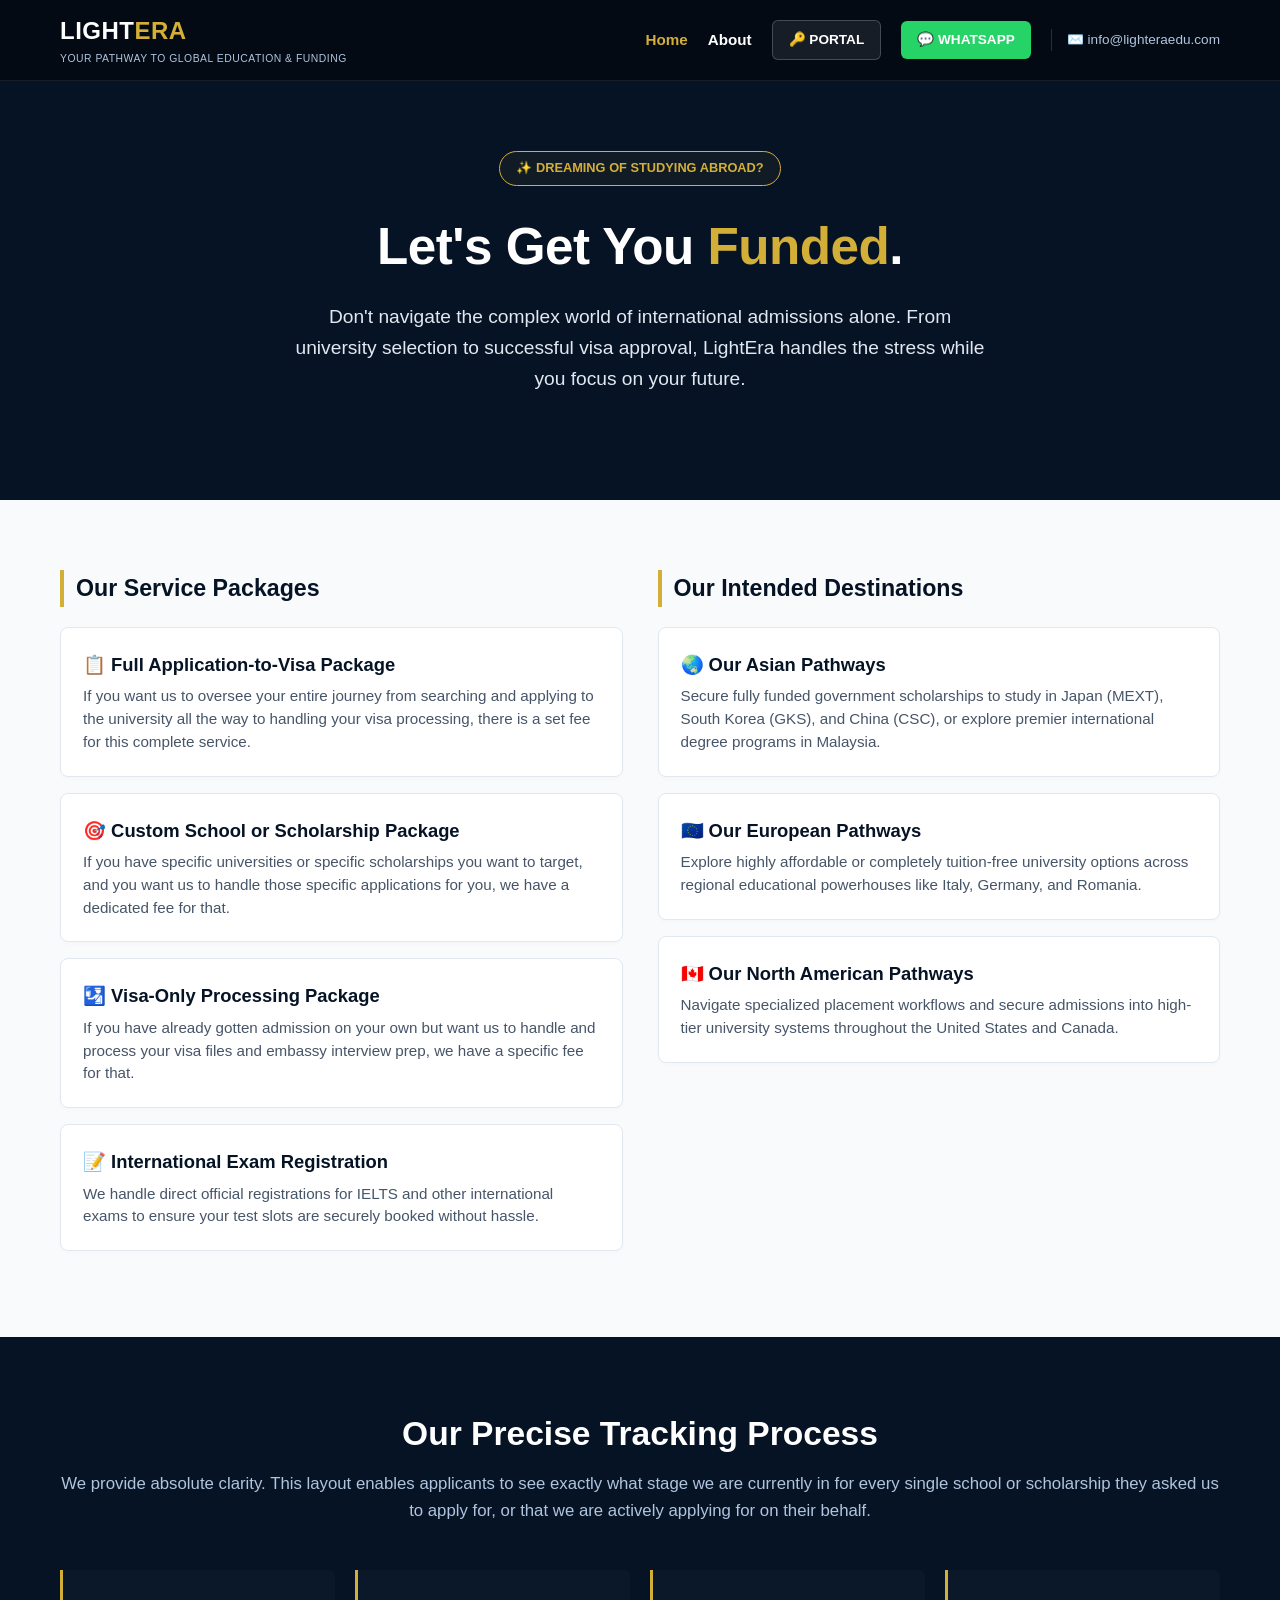
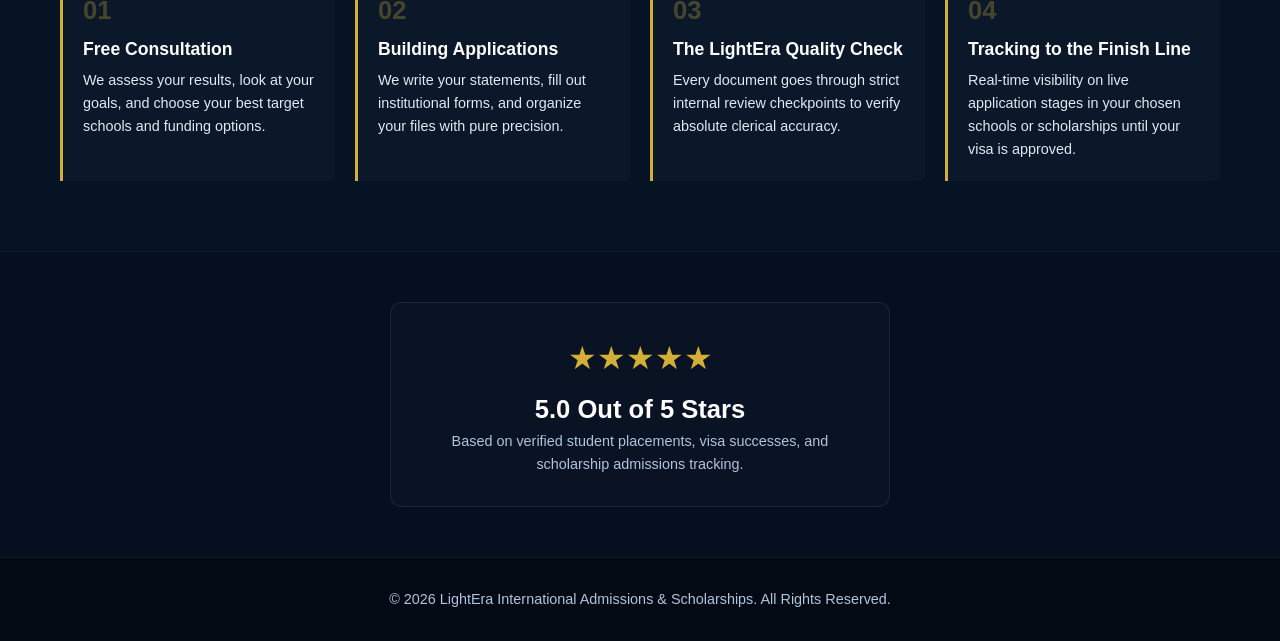
<file: index.html>
<!DOCTYPE html>
<html lang="en">
<head>
    <meta charset="UTF-8">
    <meta name="viewport" content="width=device-width, initial-scale=1.0">
    <title>LightEra International Admissions & Scholarships</title>
    <link rel="stylesheet" href="style.css">
</head>
<body>

    <!-- Redesigned High-Efficiency Navigation Bar -->
    <nav class="main-navbar">
        <div class="container">
            <div class="brand-block">
                <a href="index.html" class="brand-logo">LIGHT<span>ERA</span></a>
                <span class="brand-tagline">Your Pathway to Global Education & Funding</span>
            </div>
            <div class="nav-right-group">
                <ul class="nav-links">
                    <li><a href="index.html" class="active">Home</a></li>
                    <li><a href="about.html">About</a></li>
                </ul>
                <!-- Icon + Text Portal Badge for Mobile Alignment, Standard Layout on Desktop -->
                <a href="portal.html" class="nav-action-btn btn-portal">🔑 Portal</a>
                <a href="https://wa.me/2347073802685" target="_blank" class="nav-action-btn btn-whatsapp">💬 WhatsApp</a>
                <a href="mailto:info@lighteraedu.com" class="nav-email-text">✉️ info@lighteraedu.com</a>
            </div>
        </div>
    </nav>

    <!-- Clean Header Focus Layer -->
    <section class="hero-section">
        <div class="container">
            <div class="promo-pill">✨ Dreaming of Studying Abroad?</div>
            <h1>Let's Get You <span>Funded</span>.</h1>
            <p class="hero-subtitle">Don't navigate the complex world of international admissions alone. From university selection to successful visa approval, LightEra handles the stress while you focus on your future.</p>
        </div>
    </section>

    <!-- Core Offerings & Destinations Layer (Soft White Grid Accent) -->
    <section class="content-block-light">
        <div class="container">
            <div class="dual-layout-grid">
                
                <!-- Core Packages Module Group -->
                <div class="layout-column">
                    <h3>Our Service Packages</h3>
                    
                    <div class="info-card">
                        <h4>📋 Full Application-to-Visa Package</h4>
                        <p>If you want us to oversee your entire journey from searching and applying to the university all the way to handling your visa processing, there is a set fee for this complete service.</p>
                    </div>

                    <div class="info-card">
                        <h4>🎯 Custom School or Scholarship Package</h4>
                        <p>If you have specific universities or specific scholarships you want to target, and you want us to handle those specific applications for you, we have a dedicated fee for that.</p>
                    </div>

                    <div class="info-card">
                        <h4>🛂 Visa-Only Processing Package</h4>
                        <p>If you have already gotten admission on your own but want us to handle and process your visa files and embassy interview prep, we have a specific fee for that.</p>
                    </div>

                    <div class="info-card">
                        <h4>📝 International Exam Registration</h4>
                        <p>We handle direct official registrations for IELTS and other international exams to ensure your test slots are securely booked without hassle.</p>
                    </div>
                </div>

                <!-- Custom Travel Channels Group -->
                <div class="layout-column">
                    <h3>Our Intended Destinations</h3>
                    
                    <div class="info-card">
                        <h4>🌏 Our Asian Pathways</h4>
                        <p>Secure fully funded government scholarships to study in Japan (MEXT), South Korea (GKS), and China (CSC), or explore premier international degree programs in Malaysia.</p>
                    </div>

                    <div class="info-card">
                        <h4>🇪🇺 Our European Pathways</h4>
                        <p>Explore highly affordable or completely tuition-free university options across regional educational powerhouses like Italy, Germany, and Romania.</p>
                    </div>

                    <div class="info-card">
                        <h4>🇨🇦 Our North American Pathways</h4>
                        <p>Navigate specialized placement workflows and secure admissions into high-tier university systems throughout the United States and Canada.</p>
                    </div>
                </div>

            </div>
        </div>
    </section>

    <!-- Internal Application Stage Tracking Pipeline -->
    <section class="content-block-dark">
        <div class="container">
            <div class="section-title-block">
                <h2>Our Precise Tracking Process</h2>
                <p>We provide absolute clarity. This layout enables applicants to see exactly what stage we are currently in for every single school or scholarship they asked us to apply for, or that we are actively applying for on their behalf.</p>
            </div>
            
            <div class="tracking-timeline">
                <div class="timeline-box">
                    <div class="step-num">01</div>
                    <h4>Free Consultation</h4>
                    <p>We assess your results, look at your goals, and choose your best target schools and funding options.</p>
                </div>
                <div class="timeline-box">
                    <div class="step-num">02</div>
                    <h4>Building Applications</h4>
                    <p>We write your statements, fill out institutional forms, and organize your files with pure precision.</p>
                </div>
                <div class="timeline-box">
                    <div class="step-num">03</div>
                    <h4>The LightEra Quality Check</h4>
                    <p>Every document goes through strict internal review checkpoints to verify absolute clerical accuracy.</p>
                </div>
                <div class="timeline-box">
                    <div class="step-num">04</div>
                    <h4>Tracking to the Finish Line</h4>
                    <p>Real-time visibility on live application stages in your chosen schools or scholarships until your visa is approved.</p>
                </div>
            </div>
        </div>
    </section>

    <!-- Verified Performance Widget Block -->
    <section class="reviews-summary-section">
        <div class="container">
            <div class="rating-widget">
                <div class="stars">★★★★★</div>
                <div class="rating-score">5.0 Out of 5 Stars</div>
                <p class="rating-count">Based on verified student placements, visa successes, and scholarship admissions tracking.</p>
            </div>
        </div>
    </section>

    <footer>
        <div class="container">
            <p>&copy; 2026 LightEra International Admissions & Scholarships. All Rights Reserved.</p>
        </div>
    </footer>

</body>
</html>
</file>
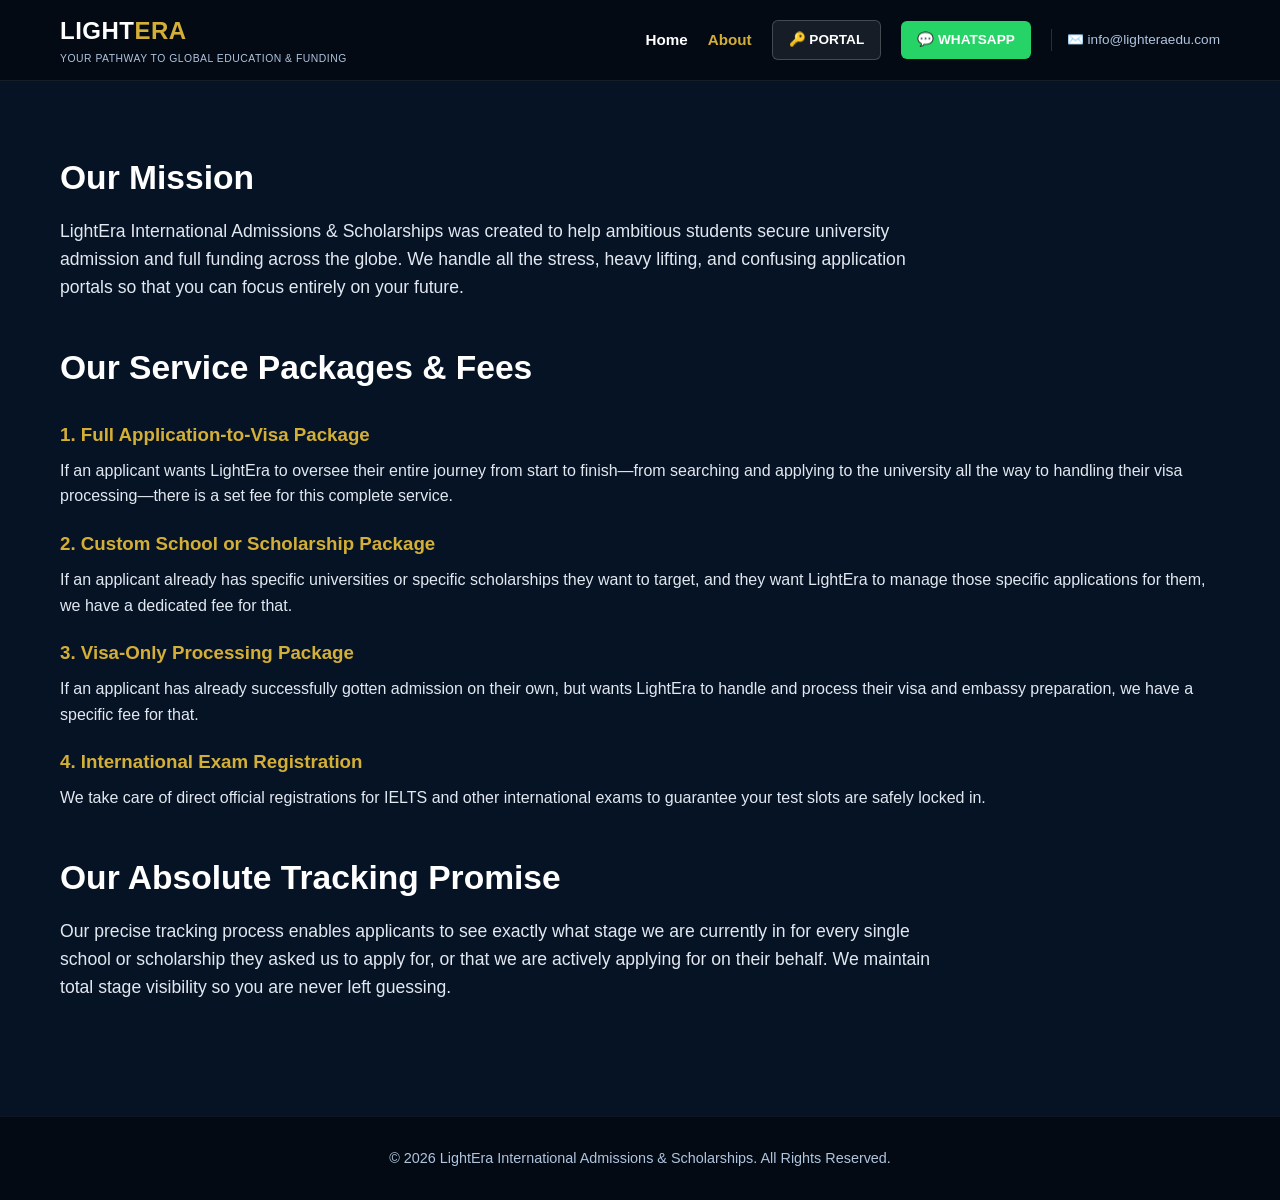
<file: about.html>
<!DOCTYPE html>
<html lang="en">
<head>
    <meta charset="UTF-8">
    <meta name="viewport" content="width=device-width, initial-scale=1.0">
    <title>About Us | LightEra</title>
    <link rel="stylesheet" href="style.css">
</head>
<body>

    <nav class="main-navbar">
        <div class="container">
            <div class="brand-block">
                <a href="index.html" class="brand-logo">LIGHT<span>ERA</span></a>
                <span class="brand-tagline">Your Pathway to Global Education & Funding</span>
            </div>
            <div class="nav-right-group">
                <ul class="nav-links">
                    <li><a href="index.html">Home</a></li>
                    <li><a href="about.html" class="active">About</a></li>
                </ul>
                <a href="portal.html" class="nav-action-btn btn-portal">🔑 Portal</a>
                <a href="https://wa.me/2347073802685" target="_blank" class="nav-action-btn btn-whatsapp">💬 WhatsApp</a>
                <a href="mailto:info@lighteraedu.com" class="nav-email-text">✉️ info@lighteraedu.com</a>
            </div>
        </div>
    </nav>

    <main class="content-block-dark">
        <div class="container">
            <div class="section-title-block" style="text-align: left; margin-bottom: 40px;">
                <h2>Our Mission</h2>
                <p style="margin-top: 12px; font-size: 1.1rem; color: var(--text-light); max-width: 900px;">LightEra International Admissions & Scholarships was created to help ambitious students secure university admission and full funding across the globe. We handle all the stress, heavy lifting, and confusing application portals so that you can focus entirely on your future.</p>
            </div>

            <div class="section-title-block" style="text-align: left; margin-bottom: 25px;">
                <h2>Our Service Packages & Fees</h2>
            </div>
            
            <div style="margin-bottom: 40px;">
                <h3 style="color: var(--gold-primary); margin-bottom: 8px;">1. Full Application-to-Visa Package</h3>
                <p style="color: var(--text-light); margin-bottom: 20px;">If an applicant wants LightEra to oversee their entire journey from start to finish—from searching and applying to the university all the way to handling their visa processing—there is a set fee for this complete service.</p>

                <h3 style="color: var(--gold-primary); margin-bottom: 8px;">2. Custom School or Scholarship Package</h3>
                <p style="color: var(--text-light); margin-bottom: 20px;">If an applicant already has specific universities or specific scholarships they want to target, and they want LightEra to manage those specific applications for them, we have a dedicated fee for that.</p>

                <h3 style="color: var(--gold-primary); margin-bottom: 8px;">3. Visa-Only Processing Package</h3>
                <p style="color: var(--text-light); margin-bottom: 20px;">If an applicant has already successfully gotten admission on their own, but wants LightEra to handle and process their visa and embassy preparation, we have a specific fee for that.</p>

                <h3 style="color: var(--gold-primary); margin-bottom: 8px;">4. International Exam Registration</h3>
                <p style="color: var(--text-light); margin-bottom: 20px;">We take care of direct official registrations for IELTS and other international exams to guarantee your test slots are safely locked in.</p>
            </div>

            <div class="section-title-block" style="text-align: left; margin-top: 40px;">
                <h2>Our Absolute Tracking Promise</h2>
                <p style="margin-top: 12px; font-size: 1.1rem; color: var(--text-light); max-width: 900px;">Our precise tracking process enables applicants to see exactly what stage we are currently in for every single school or scholarship they asked us to apply for, or that we are actively applying for on their behalf. We maintain total stage visibility so you are never left guessing.</p>
            </div>
        </div>
    </main>

    <footer>
        <div class="container">
            <p>&copy; 2026 LightEra International Admissions & Scholarships. All Rights Reserved.</p>
        </div>
    </footer>

</body>
</html>
</file>
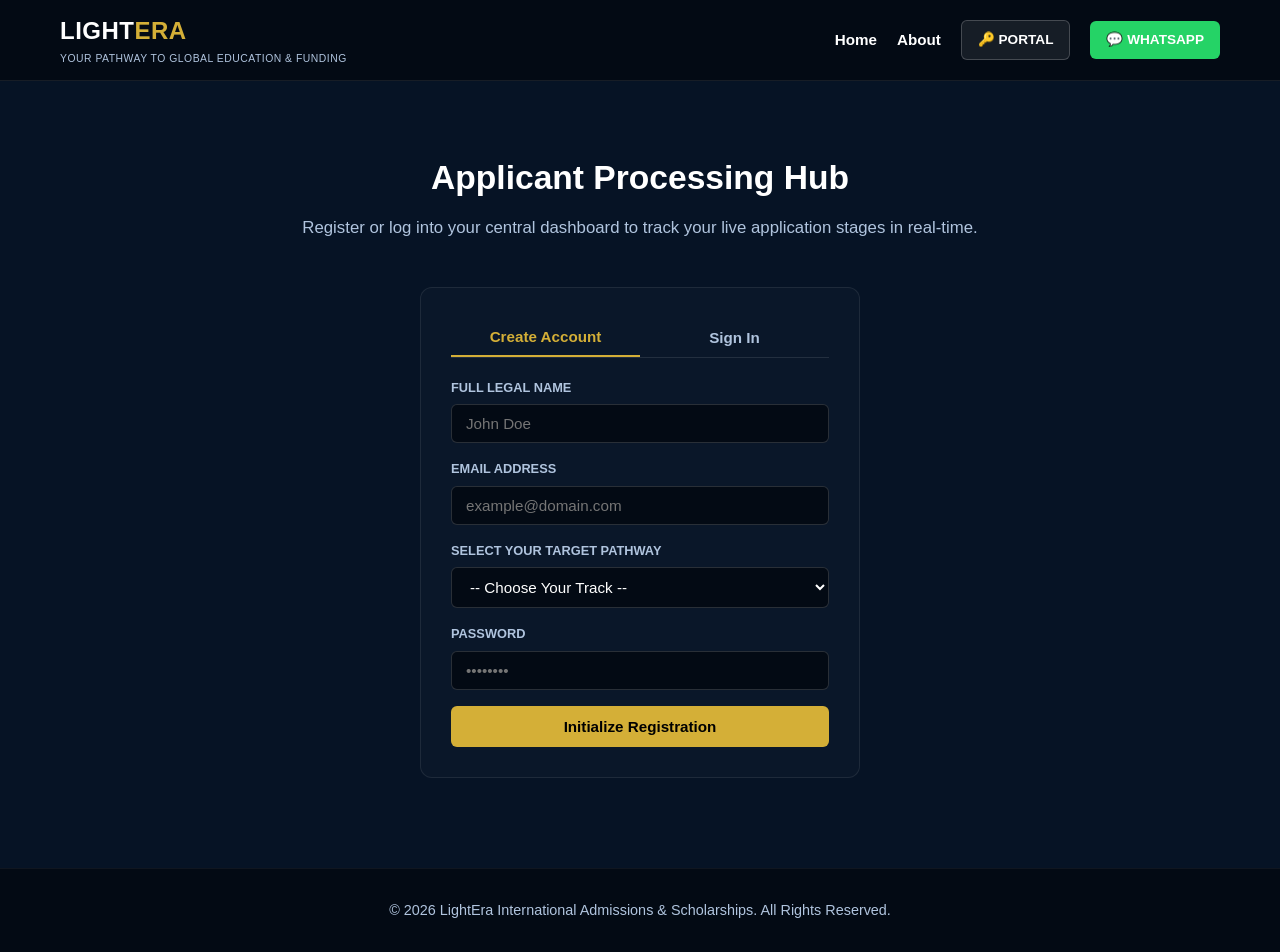
<file: portal.html>
<!DOCTYPE html>
<html lang="en">
<head>
    <meta charset="UTF-8">
    <meta name="viewport" content="width=device-width, initial-scale=1.0">
    <title>Applicant Portal | LightEra</title>
    <link rel="stylesheet" href="style.css">
</head>
<body>

    <nav class="main-navbar">
        <div class="container">
            <div class="brand-block">
                <a href="index.html" class="brand-logo">LIGHT<span>ERA</span></a>
                <span class="brand-tagline">Your Pathway to Global Education & Funding</span>
            </div>
            <div class="nav-right-group">
                <ul class="nav-links">
                    <li><a href="index.html">Home</a></li>
                    <li><a href="about.html">About</a></li>
                </ul>
                <a href="portal.html" class="nav-action-btn btn-portal">🔑 Portal</a>
                <a href="https://wa.me/2347073802685" target="_blank" class="nav-action-btn btn-whatsapp">💬 WhatsApp</a>
            </div>
        </div>
    </nav>

    <main class="content-block-dark">
        <div class="container">
            
            <!-- SECTION A: AUTHENTICATION INTERFACE (Hidden after login) -->
            <div id="auth-view">
                <div class="section-title-block">
                    <h2>Applicant Processing Hub</h2>
                    <p>Register or log into your central dashboard to track your live application stages in real-time.</p>
                </div>

                <div class="auth-container">
                    <div class="auth-tabs">
                        <button class="auth-tab-btn active" onclick="toggleAuth('register')">Create Account</button>
                        <button class="auth-tab-btn" onclick="toggleAuth('login')">Sign In</button>
                    </div>

                    <form id="register-form">
                        <div class="form-group">
                            <label>Full Legal Name</label>
                            <input type="text" id="reg-name" placeholder="John Doe" required>
                        </div>
                        <div class="form-group">
                            <label>Email Address</label>
                            <input type="email" id="reg-email" placeholder="example@domain.com" required>
                        </div>
                        <div class="form-group">
                            <label>Select Your Target Pathway</label>
                            <select id="reg-pathway" required>
                                <option value="">-- Choose Your Track --</option>
                                <option value="Asian Pathway">Asian Pathway (MEXT / GKS / CSC)</option>
                                <option value="European Pathway">European Pathway (Italy / Germany)</option>
                                <option value="North American Pathway">North American Pathway (USA / Canada)</option>
                            </select>
                        </div>
                        <div class="form-group">
                            <label>Password</label>
                            <input type="password" id="reg-password" placeholder="••••••••" required>
                        </div>
                        <button type="submit" class="submit-form-btn">Initialize Registration</button>
                    </form>

                    <form id="login-form" style="display: none;">
                        <div class="form-group">
                            <label>Applicant Email</label>
                            <input type="email" id="login-email" placeholder="example@domain.com" required>
                        </div>
                        <div class="form-group">
                            <label>Password</label>
                            <input type="password" id="login-password" placeholder="••••••••" required>
                        </div>
                        <button type="submit" class="submit-form-btn">Access Workspace</button>
                    </form>
                </div>
            </div>

            <!-- SECTION B: THE INTERNAL APPLICANT DASHBOARD (Visible only after successful login) -->
            <div id="dashboard-view" style="display: none;">
                <div style="display: flex; justify-content: space-between; align-items: center; margin-bottom: 40px; border-bottom: 1px solid rgba(255,255,255,0.1); padding-bottom: 20px;">
                    <div>
                        <h2 style="font-size: 2rem; color: #ffffff;">Welcome Back, <span id="user-display-name" style="color: var(--gold-primary);">Applicant</span></h2>
                        <p style="color: var(--text-muted); margin-top: 5px;">Track ID: <span id="user-display-id" style="font-family: monospace; color: #ffffff;">LT-XXXX</span></p>
                    </div>
                    <button onclick="logout()" class="nav-action-btn" style="background-color: #ef4444; border: none; cursor: pointer;">🔒 Log Out</button>
                </div>

                <div class="dual-layout-grid">
                    <!-- Left Column: Assigned Pathway Overview -->
                    <div class="layout-column">
                        <h3>Your Track Information</h3>
                        <div class="info-card" style="background: rgba(255,255,255,0.03); border: 1px solid rgba(255,255,255,0.1);">
                            <h4 style="color: var(--gold-primary); margin-bottom: 10px;">Registered Program</h4>
                            <p id="user-display-pathway" style="font-size: 1.1rem; font-weight: 700; color: #ffffff;">Loading details...</p>
                        </div>
                        <div class="info-card" style="background: rgba(255,255,255,0.03); border: 1px solid rgba(255,255,255,0.1);">
                            <h4>💡 Next Milestone Requirement</h4>
                            <p>Ensure all your standard high school/university transcripts and graduation certificates are uploaded or sent directly to our operations email address for verification checking.</p>
                        </div>
                    </div>

                    <!-- Right Column: Live Progress Stage Status Indicator -->
                    <div class="layout-column">
                        <h3>Live Stage Tracking</h3>
                        <div class="info-card" style="background: rgba(3, 10, 20, 0.6); border: 2px solid var(--gold-primary);">
                            <p style="text-transform: uppercase; font-size: 0.75rem; letter-spacing: 1px; color: var(--gold-primary); font-weight: bold; margin-bottom: 5px;">Current Application File Status</p>
                            <h4 id="user-display-status" style="font-size: 1.4rem; color: #ffffff;">01 — Free Consultation Stage</h4>
                            <p style="margin-top: 8px; color: var(--text-muted);">Our administrative team is actively reviewing your academic credentials against target scholarship guidelines.</p>
                        </div>
                    </div>
                </div>
            </div>

        </div>
    </main>

    <footer>
        <div class="container">
            <p>&copy; 2026 LightEra International Admissions & Scholarships. All Rights Reserved.</p>
        </div>
    </footer>

    <!-- Frontend Backend Bridge Script Integration -->
    <script>
        // Adjust the URL to your live hosted backend server later (e.g., https://api.lighteraedu.com)
        const BACKEND_URL = 'http://localhost:5000/api';

        function toggleAuth(type) {
            const regForm = document.getElementById('register-form');
            const loginForm = document.getElementById('login-form');
            const tabs = document.querySelectorAll('.auth-tab-btn');
            if (type === 'register') {
                regForm.style.display = 'block';
                loginForm.style.display = 'none';
                tabs[0].classList.add('active');
                tabs[1].classList.remove('active');
            } else {
                regForm.style.display = 'none';
                loginForm.style.display = 'block';
                tabs[0].classList.remove('active');
                tabs[1].classList.add('active');
            }
        }

        // --- SUBMIT REGISTRATION DATA TO BACKEND ---
        document.getElementById('register-form').addEventListener('submit', async (e) => {
            e.preventDefault();
            const name = document.getElementById('reg-name').value;
            const email = document.getElementById('reg-email').value;
            const pathway = document.getElementById('reg-pathway').value;
            const password = document.getElementById('reg-password').value;

            try {
                const response = await fetch(`${BACKEND_URL}/auth/register`, {
                    method: 'POST',
                    headers: { 'Content-Type': 'application/json' },
                    body: JSON.stringify({ name, email, pathway, password })
                });
                const data = await response.json();
                if (response.ok) {
                    alert('Registration Successful! Please sign in.');
                    toggleAuth('login');
                } else {
                    alert(data.message || 'An error occurred during registration.');
                }
            } catch (err) {
                alert('Cannot connect to LightEra backend engine right now.');
            }
        });

        // --- SUBMIT LOGIN DATA & INITIALIZE DASHBOARD ---
        document.getElementById('login-form').addEventListener('submit', async (e) => {
            e.preventDefault();
            const email = document.getElementById('login-email').value;
            const password = document.getElementById('login-password').value;

            try {
                const response = await fetch(`${BACKEND_URL}/auth/login`, {
                    method: 'POST',
                    headers: { 'Content-Type': 'application/json' },
                    body: JSON.stringify({ email, password })
                });
                const data = await response.json();
                if (response.ok) {
                    // Save secure login token to browser storage
                    localStorage.setItem('token', data.token);
                    showDashboard(data.user);
                } else {
                    alert(data.message || 'Invalid login details.');
                }
            } catch (err) {
                alert('Authentication system connection offline.');
            }
        });

        function showDashboard(user) {
            document.getElementById('auth-view').style.display = 'none';
            document.getElementById('dashboard-view').style.display = 'block';
            
            document.getElementById('user-display-name').innerText = user.name;
            document.getElementById('user-display-id').innerText = `LT-${user._id.substring(0,6).toUpperCase()}`;
            document.getElementById('user-display-pathway').innerText = user.pathway;
            document.getElementById('user-display-status').innerText = user.status || "01 — Free Consultation Stage";
        }

        function logout() {
            localStorage.removeItem('token');
            window.location.reload();
        }

        // Automatic Token Autologin Check on Page Load
        window.addEventListener('DOMContentLoaded', async () => {
            const token = localStorage.getItem('token');
            if (token) {
                try {
                    const response = await fetch(`${BACKEND_URL}/auth/me`, {
                        headers: { 'Authorization': `Bearer ${token}` }
                    });
                    const data = await response.json();
                    if (response.ok) {
                        showDashboard(data.user);
                    } else {
                        localStorage.removeItem('token');
                    }
                } catch (e) {
                    console.log('Autologin bypass inactive.');
                }
            }
        });
    </script>
</body>
</html>
</file>
<file: style.css>
/* ================= GLOBAL BRAND STYLES ================= */
:root {
    --bg-deep-blue: #061325;
    --gold-primary: #d4af37;
    --gold-hover: #b8922f;
    --text-light: #e2e8f0;
    --text-muted: #b0c4de;
    --bg-soft-light: #f8fafc;
    --text-dark: #0f172a;
    --text-dark-muted: #475569;
}

* {
    margin: 0;
    padding: 0;
    box-sizing: border-box;
    font-family: 'Segoe UI', Tahoma, Geneva, Verdana, sans-serif;
}

body {
    background-color: var(--bg-deep-blue);
    color: #ffffff;
    line-height: 1.6;
}

.container {
    max-width: 1200px;
    margin: 0 auto;
    padding: 0 20px;
}

/* ================= SLEEK, FLAT NAVBAR ================= */
.main-navbar {
    padding: 12px 0;
    border-bottom: 1px solid rgba(255, 255, 255, 0.08);
    background-color: #030a14;
    position: sticky;
    top: 0;
    z-index: 1000;
}

.main-navbar .container {
    display: flex;
    justify-content: space-between;
    align-items: center;
}

.brand-block {
    display: flex;
    flex-direction: column;
}

.brand-logo {
    font-size: 1.5rem;
    font-weight: 800;
    color: #ffffff;
    text-decoration: none;
    letter-spacing: 0.5px;
}

.brand-logo span {
    color: var(--gold-primary);
}

.brand-tagline {
    font-size: 0.65rem;
    color: var(--text-muted);
    text-transform: uppercase;
    letter-spacing: 0.5px;
    margin-top: 1px;
}

.nav-right-group {
    display: flex;
    align-items: center;
    gap: 20px;
}

.nav-links {
    display: flex;
    gap: 20px;
    list-style: none;
    align-items: center;
}

.nav-links a {
    color: #ffffff;
    text-decoration: none;
    font-weight: 600;
    font-size: 0.95rem;
    transition: color 0.2s;
}

.nav-links a:hover, .nav-links a.active {
    color: var(--gold-primary);
}

/* Clear Call-to-Actions */
.nav-action-btn {
    display: inline-flex;
    align-items: center;
    gap: 6px;
    color: #ffffff !important;
    padding: 8px 16px;
    border-radius: 6px;
    font-weight: 700;
    font-size: 0.85rem;
    text-decoration: none;
    text-transform: uppercase;
    transition: background-color 0.2s, transform 0.1s;
}

.btn-whatsapp {
    background-color: #25d366;
}

.btn-whatsapp:hover {
    background-color: #20ba5a;
}

.btn-portal {
    background-color: rgba(255, 255, 255, 0.08);
    border: 1px solid rgba(255, 255, 255, 0.2);
}

.btn-portal:hover {
    background-color: rgba(255, 255, 255, 0.15);
}

.nav-email-text {
    font-size: 0.85rem;
    color: var(--text-muted);
    text-decoration: none;
    border-left: 1px solid rgba(255, 255, 255, 0.15);
    padding-left: 15px;
}

.nav-email-text:hover {
    color: #ffffff;
}

/* ================= HERO ZONE ================= */
.hero-section {
    padding: 70px 0;
    text-align: center;
}

.promo-pill {
    display: inline-flex;
    align-items: center;
    gap: 6px;
    border: 1px solid var(--gold-primary);
    padding: 6px 16px;
    border-radius: 50px;
    color: var(--gold-primary);
    font-weight: 700;
    font-size: 0.8rem;
    text-transform: uppercase;
    margin-bottom: 20px;
    background: rgba(212, 175, 55, 0.05);
}

.hero-section h1 {
    font-size: 3.2rem;
    font-weight: 800;
    margin-bottom: 15px;
    letter-spacing: -0.5px;
}

.hero-section h1 span {
    color: var(--gold-primary);
}

.hero-subtitle {
    font-size: 1.2rem;
    color: var(--text-light);
    max-width: 700px;
    margin: 0 auto 35px auto;
}

/* ================= SECTIONS & BLOCKS ================= */
.content-block-dark {
    padding: 70px 0;
    background-color: var(--bg-deep-blue);
    color: #ffffff;
}

.content-block-light {
    padding: 70px 0;
    background-color: var(--bg-soft-light);
    color: var(--text-dark);
}

.section-title-block {
    text-align: center;
    margin-bottom: 45px;
}

.section-title-block h2 {
    font-size: 2.1rem;
    font-weight: 800;
    margin-bottom: 10px;
}

.content-block-dark .section-title-block h2 { color: #ffffff; }
.content-block-light .section-title-block h2 { color: var(--text-dark); }

.section-title-block p {
    font-size: 1.05rem;
}
.content-block-dark .section-title-block p { color: var(--text-muted); }
.content-block-light .section-title-block p { color: var(--text-dark-muted); }

/* Flexible Grid Systems */
.dual-layout-grid {
    display: grid;
    grid-template-columns: repeat(auto-fit, minmax(320px, 1fr));
    gap: 35px;
}

.layout-column h3 {
    font-size: 1.45rem;
    margin-bottom: 20px;
    border-left: 4px solid var(--gold-primary);
    padding-left: 12px;
}
.content-block-dark .layout-column h3 { color: var(--gold-primary); }
.content-block-light .layout-column h3 { color: var(--bg-deep-blue); }

.info-card {
    padding: 22px;
    border-radius: 8px;
    margin-bottom: 16px;
}

.content-block-dark .info-card {
    background: rgba(255, 255, 255, 0.02);
    border: 1px solid rgba(255, 255, 255, 0.06);
}

.content-block-light .info-card {
    background: #ffffff;
    border: 1px solid #e2e8f0;
    box-shadow: 0 2px 4px rgba(0,0,0,0.02);
}

.info-card h4 {
    font-size: 1.15rem;
    margin-bottom: 6px;
}
.content-block-dark .info-card h4 { color: #ffffff; }
.content-block-light .info-card h4 { color: var(--bg-deep-blue); }

.info-card p {
    font-size: 0.95rem;
    line-height: 1.5;
}
.content-block-dark .info-card p { color: var(--text-light); }
.content-block-light .info-card p { color: var(--text-dark-muted); }

/* Processing Pipeline Cards */
.tracking-timeline {
    display: grid;
    grid-template-columns: repeat(auto-fit, minmax(220px, 1fr));
    gap: 20px;
}

.timeline-box {
    border-left: 3px solid var(--gold-primary);
    padding: 20px;
    background: rgba(255, 255, 255, 0.02);
    border-radius: 0 6px 6px 0;
}

.timeline-box .step-num {
    font-size: 1.6rem;
    font-weight: 900;
    color: rgba(214, 175, 55, 0.3);
    margin-bottom: 4px;
}

.timeline-box h4 {
    font-size: 1.1rem;
    color: #ffffff;
    margin-bottom: 6px;
}

.timeline-box p {
    color: var(--text-light);
    font-size: 0.9rem;
}

/* ================= INTERACTIVE ENTRANCE PORTAL ================= */
.auth-container {
    max-width: 440px;
    margin: 20px auto;
    background: rgba(255, 255, 255, 0.02);
    border: 1px solid rgba(255, 255, 255, 0.08);
    border-radius: 12px;
    padding: 30px;
}

.auth-tabs {
    display: flex;
    border-bottom: 1px solid rgba(255, 255, 255, 0.1);
    margin-bottom: 20px;
}

.auth-tab-btn {
    flex: 1;
    background: none;
    border: none;
    color: var(--text-muted);
    font-size: 0.95rem;
    font-weight: 700;
    padding: 10px;
    cursor: pointer;
    text-align: center;
}

.auth-tab-btn.active {
    color: var(--gold-primary);
    border-bottom: 2px solid var(--gold-primary);
}

.form-group {
    margin-bottom: 16px;
}

.form-group label {
    display: block;
    font-size: 0.8rem;
    font-weight: 600;
    color: var(--text-muted);
    margin-bottom: 6px;
    text-transform: uppercase;
}

.form-group input, .form-group select {
    width: 100%;
    padding: 10px 14px;
    background: #030a14;
    border: 1px solid rgba(255, 255, 255, 0.15);
    border-radius: 6px;
    color: #ffffff;
    font-size: 0.95rem;
}

.form-group input:focus, .form-group select:focus {
    outline: none;
    border-color: var(--gold-primary);
}

.submit-form-btn {
    width: 100%;
    background: var(--gold-primary);
    color: #000000;
    border: none;
    padding: 12px;
    font-size: 0.95rem;
    font-weight: 700;
    border-radius: 6px;
    cursor: pointer;
}

/* ================= TRUST WIDGET ================= */
.reviews-summary-section {
    padding: 50px 0;
    background-color: rgba(4, 13, 26, 0.5);
    border-top: 1px solid rgba(255, 255, 255, 0.05);
    text-align: center;
}

.rating-widget {
    background: rgba(255, 255, 255, 0.02);
    border: 1px solid rgba(255, 255, 255, 0.08);
    padding: 30px;
    border-radius: 12px;
    display: inline-block;
    max-width: 500px;
    width: 100%;
}

.stars {
    color: var(--gold-primary);
    font-size: 2rem;
    margin-bottom: 5px;
}

.rating-score {
    font-size: 1.6rem;
    font-weight: 700;
}

.rating-count {
    color: var(--text-muted);
    font-size: 0.9rem;
}

/* ================= FOOTER ================= */
footer {
    background-color: #030a14;
    padding: 30px 0;
    text-align: center;
    border-top: 1px solid rgba(255, 255, 255, 0.05);
    color: var(--text-muted);
    font-size: 0.9rem;
}

/* ================= 📱 ULTRA-COMPACT MOBILE LAYOUT ENGINE ================= */
@media (max-width: 768px) {
    .main-navbar {
        padding: 8px 0;
    }
    
    /* Puts Logo Left, Actions Right on one clean horizontal baseline */
    .main-navbar .container {
        flex-direction: row;
        justify-content: space-between;
        align-items: center;
    }

    .brand-logo {
        font-size: 1.25rem;
    }

    .brand-tagline {
        font-size: 0.55rem;
        letter-spacing: 0px;
    }

    /* Bundles links and buttons tightly together without expansion */
    .nav-right-group {
        flex-direction: row;
        gap: 10px;
    }

    .nav-links {
        gap: 10px;
    }

    .nav-links a {
        font-size: 0.85rem;
    }

    /* Hides plain text links and transforms them into compact buttons */
    .nav-links li:nth-child(3) {
        display: none; 
    }

    .nav-action-btn {
        padding: 6px 10px;
        font-size: 0.75rem;
        border-radius: 4px;
    }

    .nav-email-text {
        display: none; /* Keeps screen clean */
    }

    .hero-section {
        padding: 35px 0;
    }

    .hero-section h1 {
        font-size: 2rem;
    }

    .hero-subtitle {
        font-size: 0.95rem;
        margin-bottom: 25px;
    }

    .section-title-block h2 {
        font-size: 1.5rem;
    }

    .dual-layout-grid, .tracking-timeline {
        grid-template-columns: 1fr;
        gap: 20px;
    }
}
</file>
